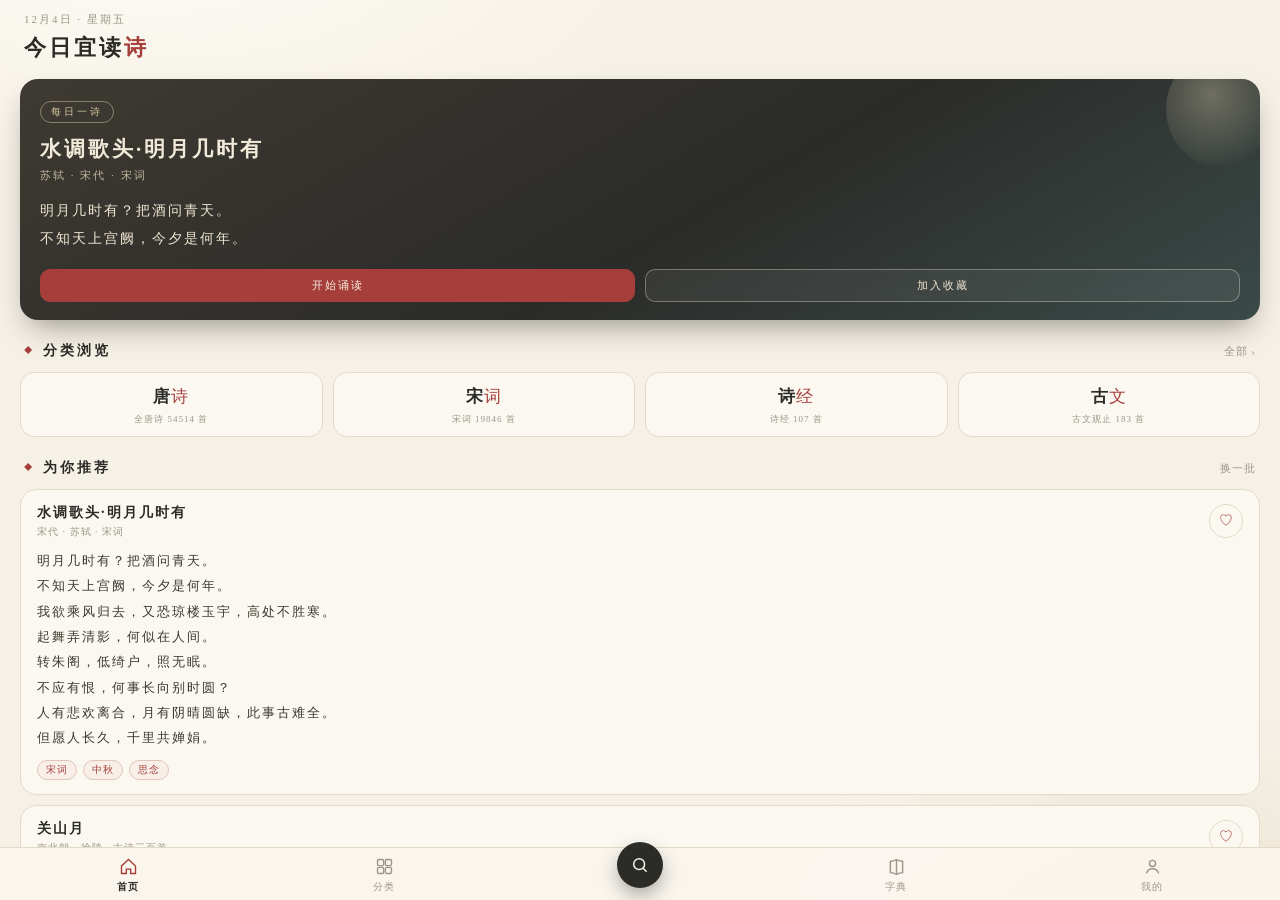
<file: android/app/src/main/assets/web/index.html>
<!DOCTYPE html>
<html lang="zh-CN">
<head>
<meta charset="UTF-8">
<meta name="viewport" content="width=device-width, initial-scale=1.0, maximum-scale=1.0, user-scalable=no, viewport-fit=cover">
<meta name="theme-color" content="#F6F1E7">
<title>诗笺</title>
<link rel="stylesheet" href="app.css">
</head>
<body>

<div id="app">
  <!-- 六个页面由 app.js 渲染进各自的容器 -->
  <section class="screen" id="scr-home"></section>
  <section class="screen" id="scr-browse"></section>
  <section class="screen" id="scr-search"></section>
  <section class="screen" id="scr-zi"></section>
  <section class="screen" id="scr-me"></section>
  <section class="screen" id="scr-detail"></section>
  <section class="screen" id="scr-list"></section>

  <nav class="bottom-nav" id="nav">
    <div class="nav-item" data-act="tab" data-tab="home">
      <svg viewBox="0 0 24 24"><path d="M4 11.5 12 4l8 7.5V20h-5.5v-5h-5v5H4z"/></svg>首页
    </div>
    <div class="nav-item" data-act="tab" data-tab="browse">
      <svg viewBox="0 0 24 24"><rect x="4" y="4" width="7" height="7" rx="1.5"/><rect x="13" y="4" width="7" height="7" rx="1.5"/><rect x="4" y="13" width="7" height="7" rx="1.5"/><rect x="13" y="13" width="7" height="7" rx="1.5"/></svg>分类
    </div>
    <div class="nav-item center" data-act="tab" data-tab="search">
      <div class="nav-fab"><svg viewBox="0 0 24 24"><circle cx="11" cy="11" r="6.5"/><path d="m20 20-4.2-4.2"/></svg></div>
    </div>
    <div class="nav-item" data-act="tab" data-tab="zi">
      <svg viewBox="0 0 24 24"><path d="M12 4c-3.5 2-7 2-7 2v13s3.5 0 7 2c3.5-2 7-2 7-2V6s-3.5 0-7-2z"/><path d="M12 4v17"/></svg>字典
    </div>
    <div class="nav-item" data-act="tab" data-tab="me">
      <svg viewBox="0 0 24 24"><circle cx="12" cy="8.5" r="3.5"/><path d="M5 20c1.2-4 4-5.5 7-5.5s5.8 1.5 7 5.5"/></svg>我的
    </div>
  </nav>
</div>

<div id="toast"></div>

<script src="app.js"></script>
</body>
</html>
</file>
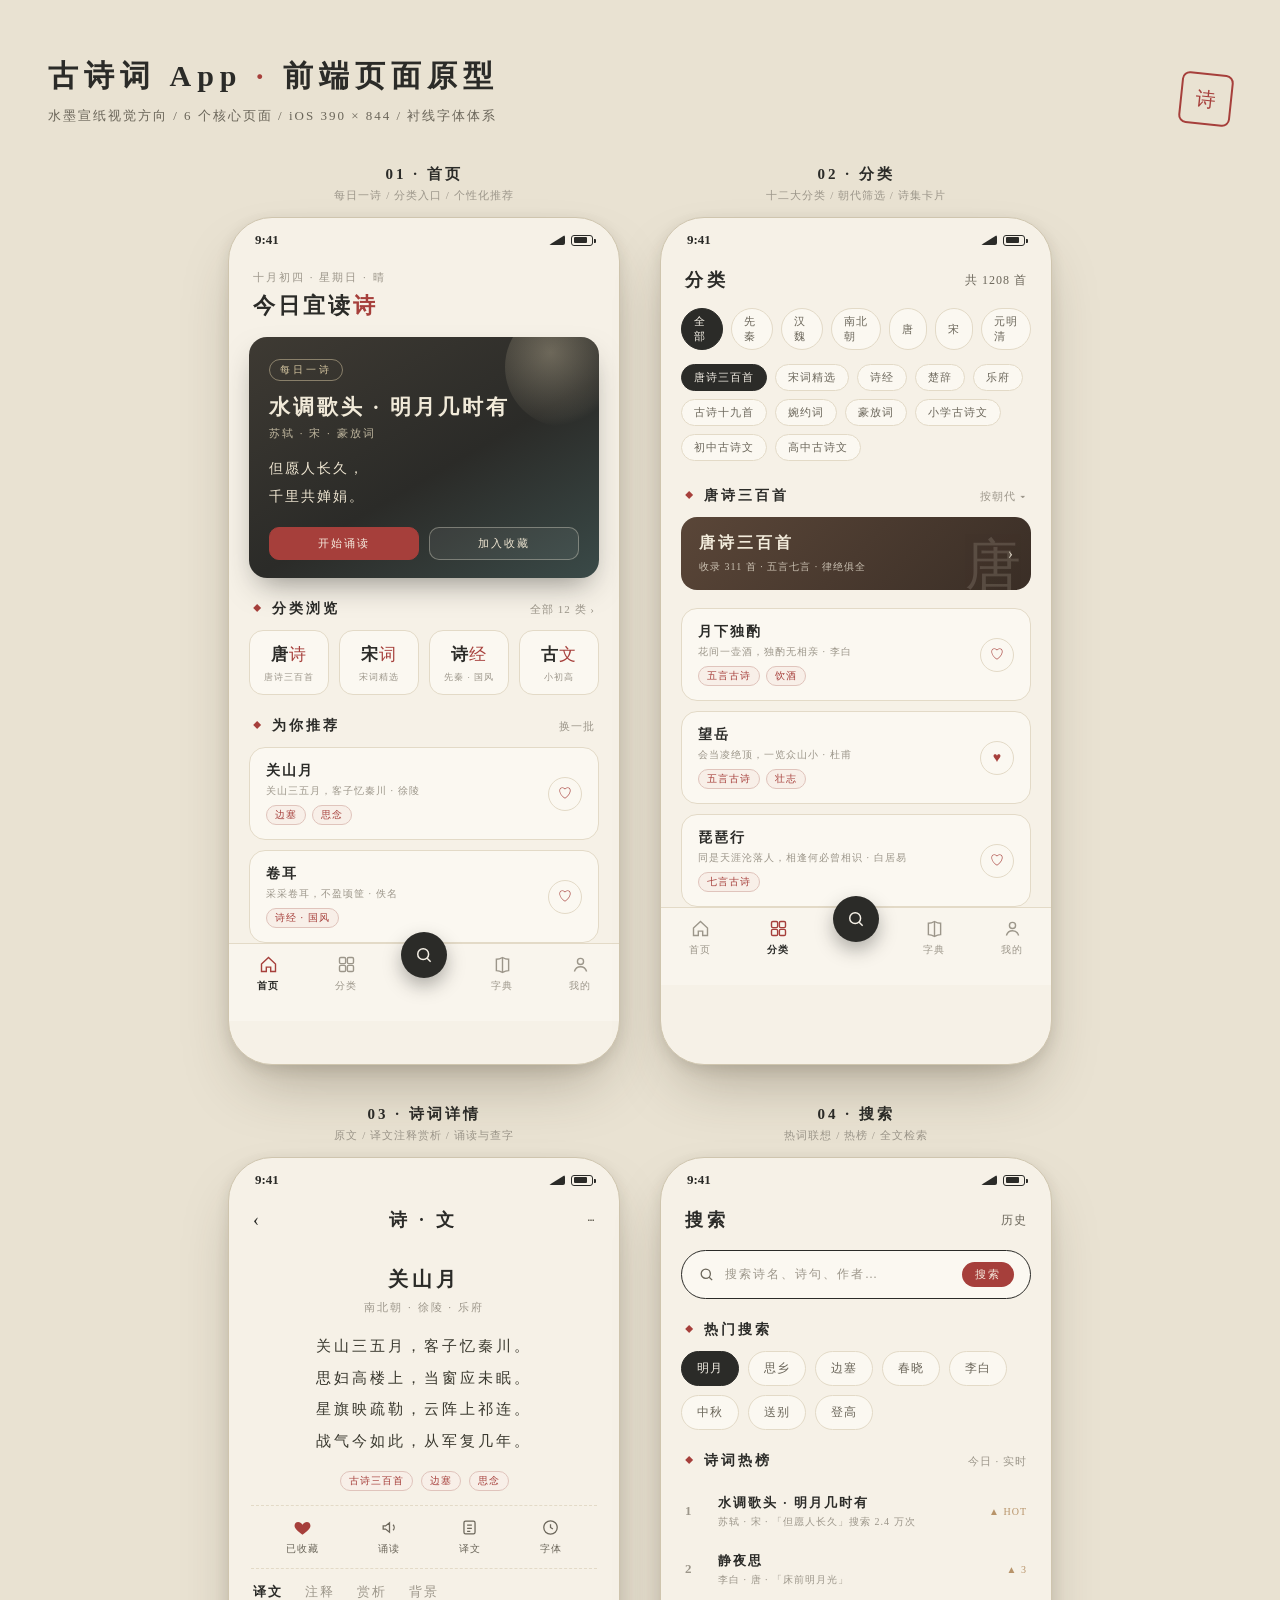
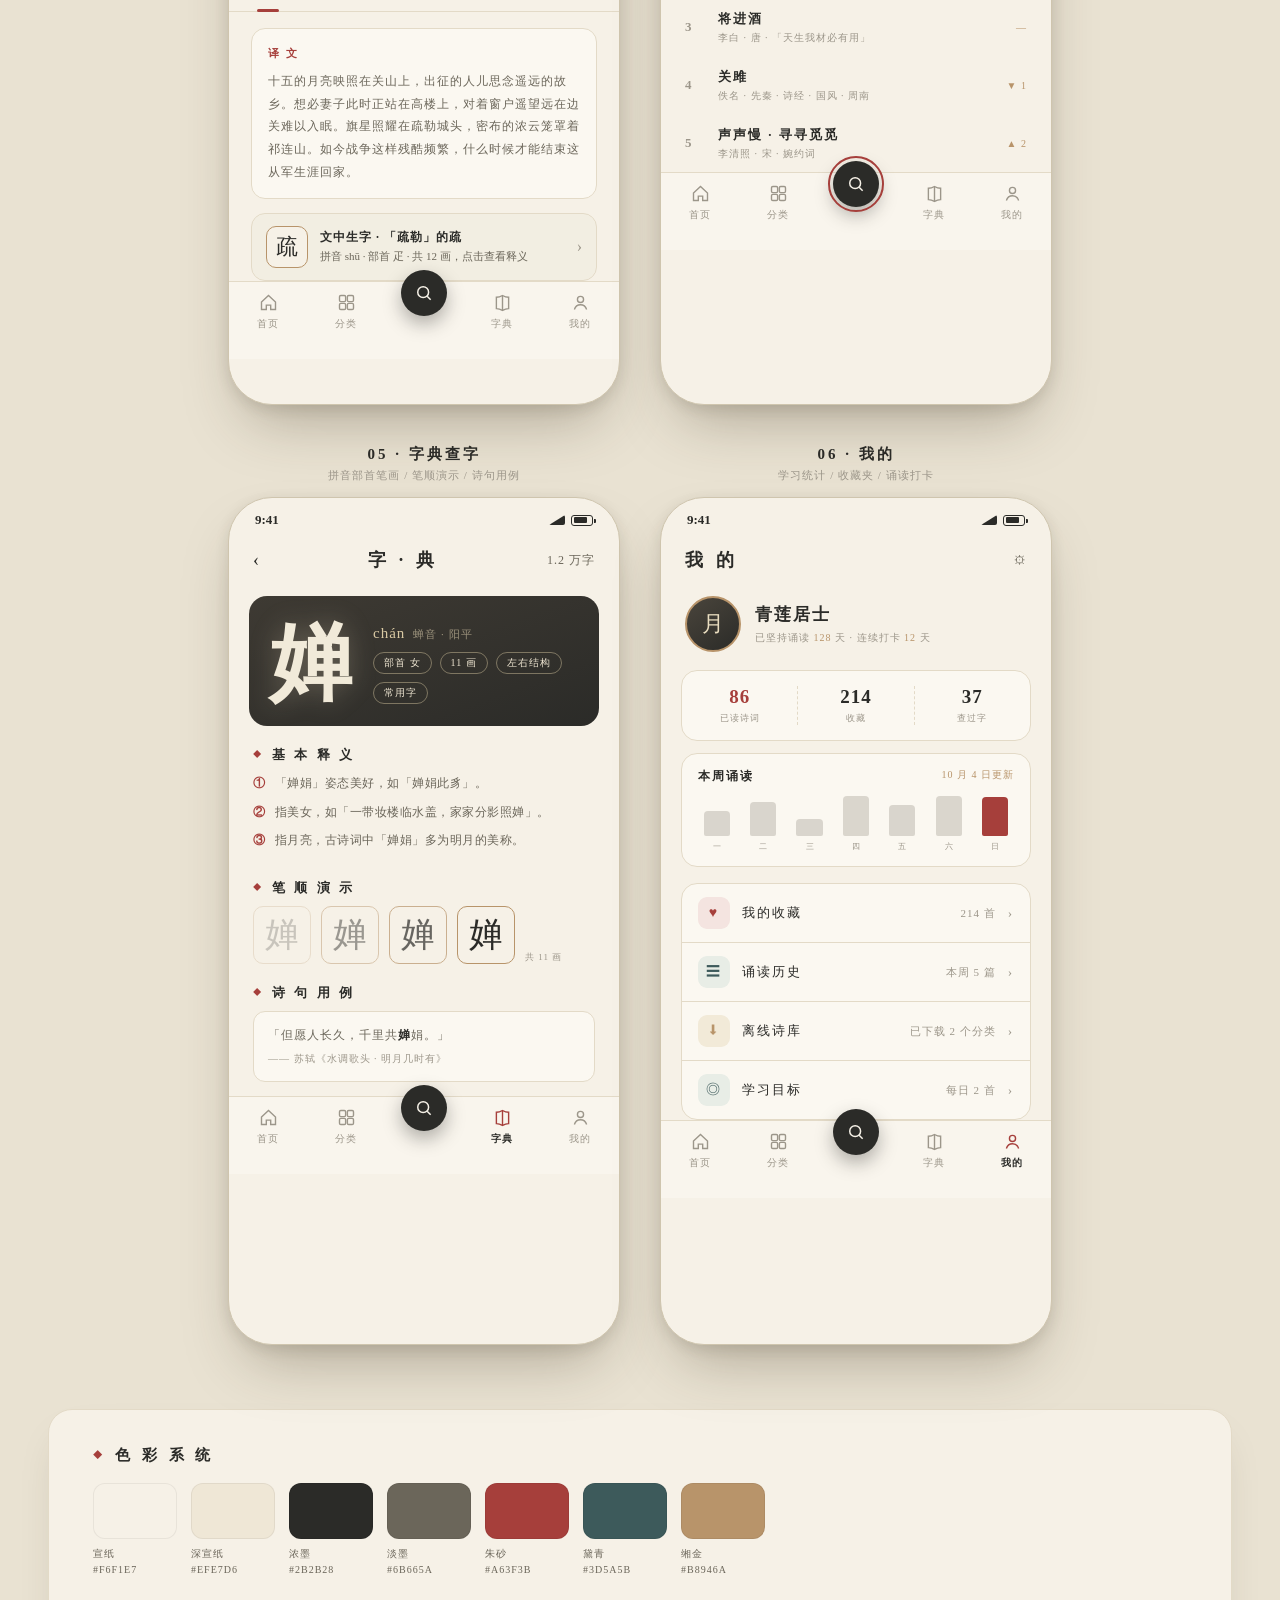
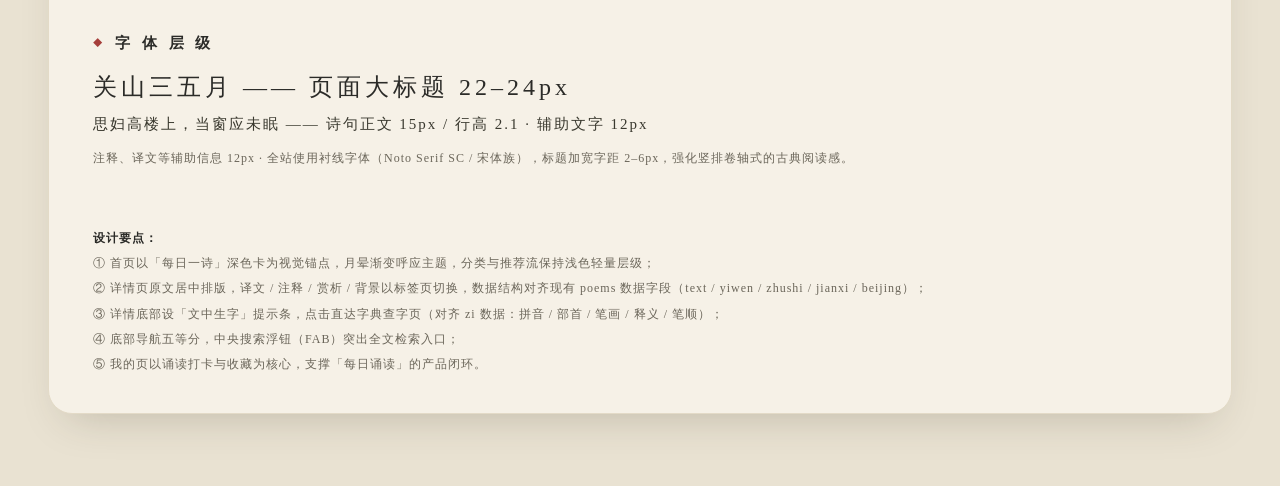
<file: poetry-app-prototype.html>
<!DOCTYPE html>
<html lang="zh-CN">
<head>
<meta charset="UTF-8">
<meta name="viewport" content="width=device-width, initial-scale=1.0">
<title>古诗词 App · 前端页面原型</title>
<style>
  :root{
    --paper:#F6F1E7;        /* 宣纸 */
    --paper-deep:#EFE7D6;   /* 深宣纸 */
    --ink:#2B2B28;          /* 浓墨 */
    --ink-2:#6B665A;        /* 淡墨 */
    --ink-3:#9C968A;        /* 灰墨 */
    --cinnabar:#A63F3B;     /* 朱砂 */
    --indigo:#3D5A5B;       /* 黛青 */
    --gold:#B8946A;         /* 缃金 */
    --line:#E3DAC7;
    --radius:18px;
  }
  *{margin:0;padding:0;box-sizing:border-box;}
  body{
    background:
      radial-gradient(1200px 500px at 15% -10%, #FBF8F0 0%, transparent 60%),
      radial-gradient(900px 480px at 90% 110%, #EAE2CF 0%, transparent 55%),
      #E9E2D2;
    font-family:"Noto Serif SC","Source Han Serif SC","STSong","SimSun",serif;
    color:var(--ink);
    padding:56px 48px 72px;
  }
  /* ============ 画布标题 ============ */
  .board-head{max-width:1520px;margin:0 auto 40px;display:flex;justify-content:space-between;align-items:flex-end;}
  .board-head h1{font-size:30px;font-weight:600;letter-spacing:6px;}
  .board-head h1 em{font-style:normal;color:var(--cinnabar);}
  .board-head p{color:var(--ink-2);font-size:13px;margin-top:10px;letter-spacing:2px;}
  .board-head .seal{
    width:52px;height:52px;border:2px solid var(--cinnabar);color:var(--cinnabar);
    display:flex;align-items:center;justify-content:center;border-radius:8px;
    font-size:20px;letter-spacing:0;transform:rotate(6deg);
  }
  .screen-row{max-width:1520px;margin:0 auto;display:flex;gap:40px;flex-wrap:wrap;justify-content:center;}
  .screen-wrap{width:392px;flex:0 0 auto;}
  .screen-label{text-align:center;margin-bottom:14px;}
  .screen-label b{font-size:15px;letter-spacing:3px;}
  .screen-label span{display:block;font-size:11px;color:var(--ink-3);margin-top:4px;letter-spacing:1px;}
  /* ============ 手机壳 ============ */
  .phone{
    width:392px;height:848px;background:var(--paper);
    border-radius:44px;border:1px solid #CFC5AE;
    box-shadow:0 30px 60px -18px rgba(60,50,30,.35), 0 4px 14px rgba(60,50,30,.12);
    overflow:hidden;position:relative;display:flex;flex-direction:column;
  }
  .statusbar{
    height:44px;flex:0 0 auto;display:flex;justify-content:space-between;align-items:center;
    padding:0 26px;font-size:13px;font-weight:600;color:var(--ink);
  }
  .statusbar .icons{display:flex;gap:6px;align-items:center;}
  .sig{width:16px;height:10px;background:var(--ink);border-radius:2px;
    clip-path:polygon(0 100%,100% 0,100% 100%);}
  .batt{width:22px;height:11px;border:1.5px solid var(--ink);border-radius:3px;position:relative;}
  .batt::before{content:"";position:absolute;inset:1.5px;right:5px;background:var(--ink);border-radius:1px;}
  .batt::after{content:"";position:absolute;right:-4px;top:3px;width:2px;height:4px;background:var(--ink);border-radius:0 1px 1px 0;}
  .screen-body{flex:1;overflow:hidden;display:flex;flex-direction:column;position:relative;}
  /* ============ 通用组件 ============ */
  .topbar{padding:6px 24px 14px;display:flex;align-items:center;justify-content:space-between;}
  .topbar .t-title{font-size:18px;font-weight:600;letter-spacing:4px;}
  .topbar .t-back{font-size:18px;color:var(--ink);}
  .topbar .t-act{font-size:12px;color:var(--ink-2);letter-spacing:1px;}
  .chip{
    display:inline-flex;align-items:center;padding:5px 12px;border-radius:999px;
    font-size:11px;letter-spacing:1px;border:1px solid var(--line);color:var(--ink-2);background:#FBF8F1;
  }
  .chip.on{background:var(--ink);color:var(--paper);border-color:var(--ink);}
  .seal-mini{
    width:34px;height:34px;border-radius:9px;background:var(--cinnabar);color:#F8EFE2;
    font-size:13px;display:flex;align-items:center;justify-content:center;letter-spacing:0;
  }
  .tag{font-size:10px;color:var(--cinnabar);border:1px solid #E0C4BC;background:#F8EFE8;
    padding:2px 8px;border-radius:999px;letter-spacing:1px;}
  .poem-line{letter-spacing:2px;}
  .section-h{display:flex;justify-content:space-between;align-items:baseline;padding:0 24px;margin:22px 0 12px;}
  .section-h b{font-size:14px;letter-spacing:3px;}
  .section-h b::before{content:"◆";font-size:8px;color:var(--cinnabar);margin-right:8px;vertical-align:2px;}
  .section-h a{font-size:11px;color:var(--ink-3);text-decoration:none;letter-spacing:1px;}
  .bottom-nav{
    flex:0 0 auto;height:78px;border-top:1px solid var(--line);background:rgba(250,246,238,.92);
    display:flex;align-items:flex-start;padding-top:10px;
  }
  .nav-item{flex:1;display:flex;flex-direction:column;align-items:center;gap:4px;font-size:10px;color:var(--ink-3);letter-spacing:1px;}
  .nav-item svg{width:21px;height:21px;stroke:currentColor;fill:none;stroke-width:1.6;}
  .nav-item.on{color:var(--ink);font-weight:600;}
  .nav-item.on svg{stroke:var(--cinnabar);}
  .nav-item.center{margin-top:-22px;}
  .nav-fab{
    width:46px;height:46px;border-radius:50%;background:var(--ink);color:var(--paper);
    display:flex;align-items:center;justify-content:center;box-shadow:0 8px 18px rgba(43,43,40,.35);
  }
  .nav-fab svg{width:20px;height:20px;stroke:var(--paper);fill:none;stroke-width:1.8;}
  /* 山影装饰 */
  .mount{position:absolute;left:0;right:0;bottom:0;pointer-events:none;opacity:.5;}
  /* ============ 屏1 首页 ============ */
  .home-greet{padding:8px 24px 0;}
  .home-greet .date{font-size:11px;color:var(--ink-3);letter-spacing:2px;}
  .home-greet h2{font-size:22px;letter-spacing:3px;margin-top:6px;}
  .home-greet h2 em{font-style:normal;color:var(--cinnabar);}
  .hero-card{
    margin:16px 20px 0;border-radius:var(--radius);padding:22px 20px 18px;position:relative;overflow:hidden;
    background:linear-gradient(150deg,#3E3A33 0%,#2B2B28 55%,#3A4A48 100%);
    color:#F1EAD9;box-shadow:0 14px 30px -10px rgba(43,43,40,.5);
  }
  .hero-card .badge{font-size:10px;letter-spacing:3px;color:#D9C9A3;border:1px solid rgba(217,201,163,.5);
    padding:3px 10px;border-radius:999px;display:inline-block;}
  .hero-card h3{font-size:21px;letter-spacing:3px;margin-top:12px;font-weight:600;}
  .hero-card .who{font-size:11px;color:#BFB69E;margin-top:5px;letter-spacing:2px;}
  .hero-card .verse{margin-top:14px;font-size:14px;line-height:2;letter-spacing:2px;color:#EFE6D2;}
  .hero-card .verse i{display:block;font-style:normal;}
  .hero-card .ops{display:flex;gap:10px;margin-top:16px;}
  .hero-card .op{
    flex:1;text-align:center;font-size:11px;letter-spacing:2px;padding:8px 0;border-radius:10px;
    border:1px solid rgba(241,234,217,.35);color:#EFE6D2;background:rgba(255,255,255,.06);
  }
  .hero-card .op.pri{background:var(--cinnabar);border-color:var(--cinnabar);color:#F8EFE2;}
  .hero-moon{position:absolute;right:-26px;top:-30px;width:120px;height:120px;border-radius:50%;
    background:radial-gradient(circle at 38% 38%, rgba(240,225,190,.32), rgba(240,225,190,.05) 62%, transparent 70%);}
  .cat-grid{display:grid;grid-template-columns:repeat(4,1fr);gap:10px;padding:0 20px;}
  .cat-cell{
    background:#FBF8F1;border:1px solid var(--line);border-radius:14px;
    padding:12px 4px 10px;text-align:center;
  }
  .cat-cell .zi{font-size:17px;letter-spacing:1px;}
  .cat-cell .zi b{font-weight:600;}
  .cat-cell .zi span{color:var(--cinnabar);}
  .cat-cell small{display:block;font-size:9px;color:var(--ink-3);margin-top:5px;letter-spacing:1px;}
  .feed-item{
    margin:0 20px 10px;background:#FBF8F1;border:1px solid var(--line);border-radius:16px;
    padding:14px 16px;display:flex;align-items:center;gap:14px;
  }
  .feed-item .verse-prev{flex:1;min-width:0;}
  .feed-item .verse-prev h4{font-size:14px;letter-spacing:2px;font-weight:600;}
  .feed-item .verse-prev p{font-size:10px;color:var(--ink-3);margin-top:4px;letter-spacing:1px;}
  .feed-item .verse-prev .tags{margin-top:7px;display:flex;gap:6px;}
  .feed-item .like{width:34px;height:34px;border-radius:50%;border:1px solid var(--line);
    display:flex;align-items:center;justify-content:center;color:var(--cinnabar);font-size:14px;flex:0 0 auto;}
  /* ============ 屏2 分类 ============ */
  .dyn-tabs{display:flex;gap:8px;padding:2px 20px 14px;overflow:hidden;}
  .filter-bar{display:flex;gap:8px;padding:0 20px 4px;flex-wrap:wrap;}
  .cat-list{margin-top:6px;}
  .cat-card{
    margin:0 20px 12px;border-radius:16px;padding:16px 18px;color:#F3ECDC;position:relative;overflow:hidden;
    display:flex;justify-content:space-between;align-items:center;
  }
  .cat-card h4{font-size:16px;letter-spacing:3px;}
  .cat-card small{font-size:10px;opacity:.75;letter-spacing:1px;display:block;margin-top:6px;}
  .cat-card .big{position:absolute;right:10px;bottom:-14px;font-size:56px;opacity:.14;letter-spacing:0;}
  .cat-card .arrow{font-size:16px;opacity:.8;}
  /* ============ 屏3 详情 ============ */
  .detail-tabs{display:flex;gap:22px;padding:14px 24px 0;border-bottom:1px solid var(--line);}
  .detail-tabs span{font-size:13px;letter-spacing:2px;color:var(--ink-3);padding-bottom:10px;position:relative;}
  .detail-tabs span.on{color:var(--ink);font-weight:600;}
  .detail-tabs span.on::after{content:"";position:absolute;left:50%;transform:translateX(-50%);bottom:-1px;
    width:22px;height:3px;border-radius:2px;background:var(--cinnabar);}
  .poem-body{padding:20px 26px 0;text-align:center;}
  .poem-body h3{font-size:20px;letter-spacing:4px;}
  .poem-body .meta{font-size:11px;color:var(--ink-3);margin-top:7px;letter-spacing:2px;}
  .poem-body .verse{margin-top:16px;font-size:15px;line-height:2.1;letter-spacing:3px;color:#3A392F;}
  .poem-body .verse i{display:block;font-style:normal;}
  .poem-tags{display:flex;gap:8px;justify-content:center;margin-top:14px;}
  .yiwen-box{
    margin:16px 22px 0;background:#FBF8F1;border:1px solid var(--line);border-radius:14px;
    padding:14px 16px;font-size:12px;line-height:1.9;color:var(--ink-2);letter-spacing:1px;
  }
  .yiwen-box b{display:block;font-size:11px;color:var(--cinnabar);letter-spacing:2px;margin-bottom:6px;}
  .act-bar{display:flex;justify-content:space-around;margin:14px 22px 0;padding:12px 6px;
    border-top:1px dashed var(--line);border-bottom:1px dashed var(--line);}
  .act-bar .a{display:flex;flex-direction:column;align-items:center;gap:5px;font-size:10px;color:var(--ink-2);letter-spacing:1px;}
  .act-bar .a svg{width:19px;height:19px;stroke:var(--ink-2);fill:none;stroke-width:1.6;}
  .act-bar .a.hot svg{stroke:var(--cinnabar);fill:var(--cinnabar);stroke-width:0;}
  .dict-tip{
    margin:14px 22px 0;display:flex;align-items:center;gap:12px;background:#F2EEE2;
    border-radius:14px;padding:12px 14px;border:1px solid var(--line);
  }
  .dict-tip .zi-box{width:42px;height:42px;border-radius:10px;background:var(--paper);border:1px solid var(--gold);
    display:flex;align-items:center;justify-content:center;font-size:22px;color:var(--ink);}
  .dict-tip .tx{flex:1;font-size:11px;color:var(--ink-2);line-height:1.6;}
  .dict-tip .tx b{color:var(--ink);font-size:12px;letter-spacing:1px;}
  /* ============ 屏4 搜索 ============ */
  .search-box{
    margin:4px 20px 0;display:flex;align-items:center;gap:10px;background:#FBF8F1;
    border:1.5px solid var(--ink);border-radius:999px;padding:11px 16px;
  }
  .search-box svg{width:17px;height:17px;stroke:var(--ink-2);fill:none;stroke-width:1.8;flex:0 0 auto;}
  .search-box span{font-size:12px;color:var(--ink-3);letter-spacing:2px;}
  .search-box .btn{margin-left:auto;font-size:11px;color:#F8EFE2;background:var(--cinnabar);
    border-radius:999px;padding:5px 13px;letter-spacing:2px;}
  .hot-cloud{display:flex;flex-wrap:wrap;gap:9px;padding:0 20px;}
  .hot-cloud .chip.big{font-size:12px;padding:8px 15px;}
  .rank-item{display:flex;align-items:center;gap:13px;padding:11px 24px;}
  .rank-item .no{width:20px;font-size:13px;color:var(--ink-3);font-weight:600;}
  .rank-item:nth-child(-n+3) .no{color:var(--cinnabar);}
  .rank-item .rt{flex:1;}
  .rank-item .rt b{font-size:13px;letter-spacing:2px;font-weight:600;}
  .rank-item .rt small{display:block;font-size:10px;color:var(--ink-3);margin-top:3px;letter-spacing:1px;}
  .rank-item .trend{font-size:10px;color:var(--gold);letter-spacing:1px;}
  /* ============ 屏5 字典 ============ */
  .zi-hero{
    margin:10px 20px 0;border-radius:var(--radius);background:linear-gradient(160deg,#3E3A33,#2B2B28);
    color:#F1EAD9;padding:26px 20px 20px;display:flex;gap:20px;align-items:center;position:relative;overflow:hidden;
  }
  .zi-hero .big-z{font-size:84px;line-height:1;font-weight:600;text-shadow:0 0 26px rgba(240,225,190,.25);}
  .zi-hero .info{flex:1;}
  .zi-hero .info .py{font-size:15px;letter-spacing:1px;color:#D9C9A3;}
  .zi-hero .info .py span{font-size:11px;color:#9A917B;margin-left:8px;}
  .zi-hero .stats{display:flex;gap:8px;margin-top:10px;flex-wrap:wrap;}
  .zi-hero .stats span{font-size:10px;border:1px solid rgba(217,201,163,.45);border-radius:999px;
    padding:3px 10px;letter-spacing:1px;color:#EFE6D2;}
  .zi-sec{padding:0 24px;margin-top:20px;}
  .zi-sec .h{font-size:13px;letter-spacing:3px;font-weight:600;margin-bottom:9px;}
  .zi-sec .h::before{content:"◆";font-size:8px;color:var(--cinnabar);margin-right:8px;vertical-align:2px;}
  .sense-item{display:flex;gap:9px;font-size:12px;line-height:1.8;color:var(--ink-2);margin-bottom:7px;letter-spacing:.5px;}
  .sense-item b{color:var(--cinnabar);font-weight:600;}
  .quote-box{background:#FBF8F1;border:1px solid var(--line);border-radius:12px;padding:12px 14px;
    font-size:12px;line-height:1.9;color:var(--ink-2);letter-spacing:1px;}
  .quote-box b{color:var(--ink);}
  .stroke-demo{display:flex;gap:10px;align-items:flex-end;}
  .stroke-demo .cell{width:58px;height:58px;border:1px solid var(--gold);border-radius:10px;
    background:var(--paper);display:flex;align-items:center;justify-content:center;font-size:34px;color:var(--ink);}
  .stroke-demo .cell i{font-style:normal;opacity:1;}
  .stroke-demo .cell.g1{opacity:.22;}
  .stroke-demo .cell.g2{opacity:.45;}
  .stroke-demo .cell.g3{opacity:.7;}
  .stroke-demo small{font-size:9px;color:var(--ink-3);text-align:center;display:block;margin-top:4px;letter-spacing:1px;}
  /* ============ 屏6 我的 ============ */
  .me-head{padding:10px 24px 18px;display:flex;align-items:center;gap:14px;}
  .avatar{width:56px;height:56px;border-radius:50%;background:linear-gradient(145deg,#4A453C,#2B2B28);
    color:#E9DDC0;font-size:22px;display:flex;align-items:center;justify-content:center;border:2px solid var(--gold);}
  .me-head .n b{font-size:17px;letter-spacing:2px;}
  .me-head .n p{font-size:10px;color:var(--ink-3);margin-top:5px;letter-spacing:1px;}
  .me-head .n p em{font-style:normal;color:var(--gold);}
  .stat-strip{
    margin:0 20px;border-radius:16px;background:#FBF8F1;border:1px solid var(--line);
    display:flex;padding:15px 0;
  }
  .stat-strip .s{flex:1;text-align:center;}
  .stat-strip .s b{font-size:19px;font-weight:600;letter-spacing:1px;}
  .stat-strip .s b em{font-style:normal;color:var(--cinnabar);}
  .stat-strip .s small{display:block;font-size:9px;color:var(--ink-3);margin-top:4px;letter-spacing:1px;}
  .stat-strip .s + .s{border-left:1px dashed var(--line);}
  .week-card{
    margin:12px 20px 0;border-radius:16px;border:1px solid var(--line);background:#FBF8F1;padding:14px 16px;
  }
  .week-card .h{display:flex;justify-content:space-between;font-size:12px;letter-spacing:2px;font-weight:600;margin-bottom:11px;}
  .week-card .h span{color:var(--gold);font-size:10px;letter-spacing:1px;font-weight:400;}
  .bars{display:flex;gap:9px;align-items:flex-end;height:56px;}
  .bars .b{flex:1;display:flex;flex-direction:column;justify-content:flex-end;align-items:center;gap:5px;height:100%;}
  .bars .b i{display:block;width:70%;border-radius:4px 4px 2px 2px;background:var(--ink-3);opacity:.35;}
  .bars .b.on i{background:var(--cinnabar);opacity:1;}
  .bars .b small{font-size:8px;color:var(--ink-3);}
  .me-list{margin:16px 20px 0;border:1px solid var(--line);border-radius:16px;background:#FBF8F1;overflow:hidden;}
  .me-row{display:flex;align-items:center;gap:12px;padding:13px 16px;font-size:13px;letter-spacing:2px;}
  .me-row + .me-row{border-top:1px solid var(--line);}
  .me-row .ic{width:32px;height:32px;border-radius:9px;display:flex;align-items:center;justify-content:center;font-size:14px;}
  .me-row .ic.a{background:#F4E4E0;color:var(--cinnabar);}
  .me-row .ic.b{background:#E8EDE6;color:var(--indigo);}
  .me-row .ic.c{background:#F2EAD8;color:var(--gold);}
  .me-row .cnt{margin-left:auto;font-size:11px;color:var(--ink-3);letter-spacing:1px;}
  .me-row .arr{color:var(--ink-3);font-size:13px;}
  /* ============ 设计说明 ============ */
  .spec{
    max-width:1520px;margin:64px auto 0;background:var(--paper);border:1px solid var(--line);
    border-radius:24px;padding:36px 44px;display:flex;gap:56px;flex-wrap:wrap;
    box-shadow:0 20px 44px -20px rgba(60,50,30,.25);
  }
  .spec h3{font-size:15px;letter-spacing:4px;margin-bottom:18px;}
  .spec h3::before{content:"◆";font-size:9px;color:var(--cinnabar);margin-right:9px;vertical-align:2px;}
  .swatches{display:flex;gap:14px;flex-wrap:wrap;}
  .sw{width:84px;}
  .sw i{display:block;height:56px;border-radius:12px;border:1px solid rgba(0,0,0,.06);}
  .sw small{display:block;font-size:10px;color:var(--ink-2);margin-top:7px;letter-spacing:1px;line-height:1.6;}
  .type-demo .t1{font-size:24px;letter-spacing:4px;}
  .type-demo .t2{font-size:15px;letter-spacing:2px;margin-top:12px;color:#3A392F;}
  .type-demo .t3{font-size:12px;color:var(--ink-2);margin-top:12px;letter-spacing:1px;line-height:2;}
  .spec-note{flex:1;min-width:300px;font-size:12px;color:var(--ink-2);line-height:2.1;letter-spacing:1px;}
  .spec-note b{color:var(--ink);}
</style>
</head>
<body>

<div class="board-head">
  <div>
    <h1>古诗词 App <em>·</em> 前端页面原型</h1>
    <p>水墨宣纸视觉方向 / 6 个核心页面 / iOS 390 × 844 / 衬线字体体系</p>
  </div>
  <div class="seal">诗</div>
</div>

<div class="screen-row">

  <!-- ============ 屏 1 · 首页 ============ -->
  <div class="screen-wrap">
    <div class="screen-label"><b>01 · 首页</b><span>每日一诗 / 分类入口 / 个性化推荐</span></div>
    <div class="phone">
      <div class="statusbar"><span>9:41</span><div class="icons"><div class="sig"></div><div class="batt"></div></div></div>
      <div class="screen-body">
        <div class="home-greet">
          <div class="date">十月初四 · 星期日 · 晴</div>
          <h2>今日宜读<em>诗</em></h2>
        </div>

        <div class="hero-card">
          <div class="hero-moon"></div>
          <span class="badge">每日一诗</span>
          <h3>水调歌头 · 明月几时有</h3>
          <div class="who">苏轼 · 宋 · 豪放词</div>
          <div class="verse"><i>但愿人长久，</i><i>千里共婵娟。</i></div>
          <div class="ops"><div class="op pri">开始诵读</div><div class="op">加入收藏</div></div>
        </div>

        <div class="section-h"><b>分类浏览</b><a>全部 12 类 ›</a></div>
        <div class="cat-grid">
          <div class="cat-cell"><div class="zi"><b>唐</b><span>诗</span></div><small>唐诗三百首</small></div>
          <div class="cat-cell"><div class="zi"><b>宋</b><span>词</span></div><small>宋词精选</small></div>
          <div class="cat-cell"><div class="zi"><b>诗</b><span>经</span></div><small>先秦 · 国风</small></div>
          <div class="cat-cell"><div class="zi"><b>古</b><span>文</span></div><small>小初高</small></div>
        </div>

        <div class="section-h"><b>为你推荐</b><a>换一批</a></div>
        <div class="feed-item">
          <div class="verse-prev">
            <h4>关山月</h4>
            <p>关山三五月，客子忆秦川 · 徐陵</p>
            <div class="tags"><span class="tag">边塞</span><span class="tag">思念</span></div>
          </div>
          <div class="like">♡</div>
        </div>
        <div class="feed-item" style="margin-bottom:0;">
          <div class="verse-prev">
            <h4>卷耳</h4>
            <p>采采卷耳，不盈顷筐 · 佚名</p>
            <div class="tags"><span class="tag">诗经 · 国风</span></div>
          </div>
          <div class="like">♡</div>
        </div>

        <div class="bottom-nav">
          <div class="nav-item on">
            <svg viewBox="0 0 24 24"><path d="M4 11.5 12 4l8 7.5V20h-5.5v-5h-5v5H4z"/></svg>首页
          </div>
          <div class="nav-item">
            <svg viewBox="0 0 24 24"><rect x="4" y="4" width="7" height="7" rx="1.5"/><rect x="13" y="4" width="7" height="7" rx="1.5"/><rect x="4" y="13" width="7" height="7" rx="1.5"/><rect x="13" y="13" width="7" height="7" rx="1.5"/></svg>分类
          </div>
          <div class="nav-item center">
            <div class="nav-fab"><svg viewBox="0 0 24 24"><circle cx="11" cy="11" r="6.5"/><path d="m20 20-4.2-4.2"/></svg></div>
          </div>
          <div class="nav-item">
            <svg viewBox="0 0 24 24"><path d="M12 4c-3.5 2-7 2-7 2v13s3.5 0 7 2c3.5-2 7-2 7-2V6s-3.5 0-7-2z"/><path d="M12 4v17"/></svg>字典
          </div>
          <div class="nav-item">
            <svg viewBox="0 0 24 24"><circle cx="12" cy="8.5" r="3.5"/><path d="M5 20c1.2-4 4-5.5 7-5.5s5.8 1.5 7 5.5"/></svg>我的
          </div>
        </div>
      </div>
    </div>
  </div>

  <!-- ============ 屏 2 · 分类 ============ -->
  <div class="screen-wrap">
    <div class="screen-label"><b>02 · 分类</b><span>十二大分类 / 朝代筛选 / 诗集卡片</span></div>
    <div class="phone">
      <div class="statusbar"><span>9:41</span><div class="icons"><div class="sig"></div><div class="batt"></div></div></div>
      <div class="screen-body">
        <div class="topbar">
          <span class="t-title">分类</span>
          <span class="t-act">共 1208 首</span>
        </div>

        <div class="dyn-tabs">
          <span class="chip on">全部</span><span class="chip">先秦</span><span class="chip">汉魏</span>
          <span class="chip">南北朝</span><span class="chip">唐</span><span class="chip">宋</span><span class="chip">元明清</span>
        </div>

        <div class="filter-bar">
          <span class="chip on">唐诗三百首</span><span class="chip">宋词精选</span><span class="chip">诗经</span>
          <span class="chip">楚辞</span><span class="chip">乐府</span><span class="chip">古诗十九首</span>
          <span class="chip">婉约词</span><span class="chip">豪放词</span><span class="chip">小学古诗文</span>
          <span class="chip">初中古诗文</span><span class="chip">高中古诗文</span>
        </div>

        <div class="section-h"><b>唐诗三百首</b><a>按朝代 ▾</a></div>
        <div class="cat-card" style="background:linear-gradient(135deg,#5A4638,#3A2E26);">
          <div><h4>唐诗三百首</h4><small>收录 311 首 · 五言七言 · 律绝俱全</small></div>
          <span class="arrow">›</span><span class="big">唐</span>
        </div>
        <div class="cat-list">
          <div class="feed-item">
            <div class="verse-prev">
              <h4>月下独酌</h4>
              <p>花间一壶酒，独酌无相亲 · 李白</p>
              <div class="tags"><span class="tag">五言古诗</span><span class="tag">饮酒</span></div>
            </div>
            <div class="like">♡</div>
          </div>
          <div class="feed-item">
            <div class="verse-prev">
              <h4>望岳</h4>
              <p>会当凌绝顶，一览众山小 · 杜甫</p>
              <div class="tags"><span class="tag">五言古诗</span><span class="tag">壮志</span></div>
            </div>
            <div class="like">♥</div>
          </div>
          <div class="feed-item" style="margin-bottom:0;">
            <div class="verse-prev">
              <h4>琵琶行</h4>
              <p>同是天涯沦落人，相逢何必曾相识 · 白居易</p>
              <div class="tags"><span class="tag">七言古诗</span></div>
            </div>
            <div class="like">♡</div>
          </div>
        </div>

        <div class="bottom-nav">
          <div class="nav-item"><svg viewBox="0 0 24 24"><path d="M4 11.5 12 4l8 7.5V20h-5.5v-5h-5v5H4z"/></svg>首页</div>
          <div class="nav-item on">
            <svg viewBox="0 0 24 24"><rect x="4" y="4" width="7" height="7" rx="1.5"/><rect x="13" y="4" width="7" height="7" rx="1.5"/><rect x="4" y="13" width="7" height="7" rx="1.5"/><rect x="13" y="13" width="7" height="7" rx="1.5"/></svg>分类
          </div>
          <div class="nav-item center"><div class="nav-fab"><svg viewBox="0 0 24 24"><circle cx="11" cy="11" r="6.5"/><path d="m20 20-4.2-4.2"/></svg></div></div>
          <div class="nav-item"><svg viewBox="0 0 24 24"><path d="M12 4c-3.5 2-7 2-7 2v13s3.5 0 7 2c3.5-2 7-2 7-2V6s-3.5 0-7-2z"/><path d="M12 4v17"/></svg>字典</div>
          <div class="nav-item"><svg viewBox="0 0 24 24"><circle cx="12" cy="8.5" r="3.5"/><path d="M5 20c1.2-4 4-5.5 7-5.5s5.8 1.5 7 5.5"/></svg>我的</div>
        </div>
      </div>
    </div>
  </div>

  <!-- ============ 屏 3 · 诗词详情 ============ -->
  <div class="screen-wrap">
    <div class="screen-label"><b>03 · 诗词详情</b><span>原文 / 译文注释赏析 / 诵读与查字</span></div>
    <div class="phone">
      <div class="statusbar"><span>9:41</span><div class="icons"><div class="sig"></div><div class="batt"></div></div></div>
      <div class="screen-body">
        <div class="topbar">
          <span class="t-back">‹</span>
          <span class="t-title">诗 · 文</span>
          <span class="t-act">⋯</span>
        </div>

        <div class="poem-body">
          <h3>关山月</h3>
          <div class="meta">南北朝 · 徐陵 · 乐府</div>
          <div class="verse">
            <i>关山三五月，客子忆秦川。</i>
            <i>思妇高楼上，当窗应未眠。</i>
            <i>星旗映疏勒，云阵上祁连。</i>
            <i>战气今如此，从军复几年。</i>
          </div>
          <div class="poem-tags"><span class="tag">古诗三百首</span><span class="tag">边塞</span><span class="tag">思念</span></div>
        </div>

        <div class="act-bar">
          <div class="a hot"><svg viewBox="0 0 24 24"><path d="M12 21s-7.5-4.8-9.5-9C1 8.5 3 5 6.5 5c2.2 0 3.9 1.3 5.5 3.4C13.6 6.3 15.3 5 17.5 5 21 5 23 8.5 21.5 12c-2 4.2-9.5 9-9.5 9z"/></svg>已收藏</div>
          <div class="a"><svg viewBox="0 0 24 24"><path d="M4 10v4h3l5 4V6l-5 4H4z"/><path d="M16.5 8.5a5 5 0 0 1 0 7"/></svg>诵读</div>
          <div class="a"><svg viewBox="0 0 24 24"><rect x="5" y="4" width="14" height="16" rx="2"/><path d="M9 9h6M9 13h6M9 17h4"/></svg>译文</div>
          <div class="a"><svg viewBox="0 0 24 24"><circle cx="12" cy="12" r="8.5"/><path d="M12 8v4l3 2"/></svg>字体</div>
        </div>

        <div class="detail-tabs">
          <span class="on">译文</span><span>注释</span><span>赏析</span><span>背景</span>
        </div>

        <div class="yiwen-box">
          <b>译 文</b>
          十五的月亮映照在关山上，出征的人儿思念遥远的故乡。想必妻子此时正站在高楼上，对着窗户遥望远在边关难以入眠。旗星照耀在疏勒城头，密布的浓云笼罩着祁连山。如今战争这样残酷频繁，什么时候才能结束这从军生涯回家。
        </div>

        <div class="dict-tip">
          <div class="zi-box">疏</div>
          <div class="tx"><b>文中生字 · 「疏勒」的疏</b><br>拼音 shū · 部首 疋 · 共 12 画，点击查看释义</div>
          <div style="color:var(--ink-3);">›</div>
        </div>

        <div class="bottom-nav">
          <div class="nav-item"><svg viewBox="0 0 24 24"><path d="M4 11.5 12 4l8 7.5V20h-5.5v-5h-5v5H4z"/></svg>首页</div>
          <div class="nav-item"><svg viewBox="0 0 24 24"><rect x="4" y="4" width="7" height="7" rx="1.5"/><rect x="13" y="4" width="7" height="7" rx="1.5"/><rect x="4" y="13" width="7" height="7" rx="1.5"/><rect x="13" y="13" width="7" height="7" rx="1.5"/></svg>分类</div>
          <div class="nav-item center"><div class="nav-fab"><svg viewBox="0 0 24 24"><circle cx="11" cy="11" r="6.5"/><path d="m20 20-4.2-4.2"/></svg></div></div>
          <div class="nav-item"><svg viewBox="0 0 24 24"><path d="M12 4c-3.5 2-7 2-7 2v13s3.5 0 7 2c3.5-2 7-2 7-2V6s-3.5 0-7-2z"/><path d="M12 4v17"/></svg>字典</div>
          <div class="nav-item"><svg viewBox="0 0 24 24"><circle cx="12" cy="8.5" r="3.5"/><path d="M5 20c1.2-4 4-5.5 7-5.5s5.8 1.5 7 5.5"/></svg>我的</div>
        </div>
      </div>
    </div>
  </div>

  <!-- ============ 屏 4 · 搜索 ============ -->
  <div class="screen-wrap">
    <div class="screen-label"><b>04 · 搜索</b><span>热词联想 / 热榜 / 全文检索</span></div>
    <div class="phone">
      <div class="statusbar"><span>9:41</span><div class="icons"><div class="sig"></div><div class="batt"></div></div></div>
      <div class="screen-body">
        <div class="topbar"><span class="t-title">搜索</span><span class="t-act">历史</span></div>

        <div class="search-box">
          <svg viewBox="0 0 24 24"><circle cx="11" cy="11" r="6.5"/><path d="m20 20-4.2-4.2"/></svg>
          <span>搜索诗名、诗句、作者…</span>
          <span class="btn">搜索</span>
        </div>

        <div class="section-h"><b>热门搜索</b></div>
        <div class="hot-cloud">
          <span class="chip big on">明月</span><span class="chip big">思乡</span><span class="chip big">边塞</span>
          <span class="chip big">春晓</span><span class="chip big">李白</span><span class="chip big">中秋</span>
          <span class="chip big">送别</span><span class="chip big">登高</span>
        </div>

        <div class="section-h"><b>诗词热榜</b><a>今日 · 实时</a></div>
        <div class="rank-item">
          <span class="no">1</span>
          <div class="rt"><b>水调歌头 · 明月几时有</b><small>苏轼 · 宋 · 「但愿人长久」搜索 2.4 万次</small></div>
          <span class="trend">▲ HOT</span>
        </div>
        <div class="rank-item">
          <span class="no">2</span>
          <div class="rt"><b>静夜思</b><small>李白 · 唐 · 「床前明月光」</small></div>
          <span class="trend">▲ 3</span>
        </div>
        <div class="rank-item">
          <span class="no">3</span>
          <div class="rt"><b>将进酒</b><small>李白 · 唐 · 「天生我材必有用」</small></div>
          <span class="trend">—</span>
        </div>
        <div class="rank-item">
          <span class="no">4</span>
          <div class="rt"><b>关雎</b><small>佚名 · 先秦 · 诗经 · 国风 · 周南</small></div>
          <span class="trend">▼ 1</span>
        </div>
        <div class="rank-item">
          <span class="no">5</span>
          <div class="rt"><b>声声慢 · 寻寻觅觅</b><small>李清照 · 宋 · 婉约词</small></div>
          <span class="trend">▲ 2</span>
        </div>

        <div class="bottom-nav">
          <div class="nav-item"><svg viewBox="0 0 24 24"><path d="M4 11.5 12 4l8 7.5V20h-5.5v-5h-5v5H4z"/></svg>首页</div>
          <div class="nav-item"><svg viewBox="0 0 24 24"><rect x="4" y="4" width="7" height="7" rx="1.5"/><rect x="13" y="4" width="7" height="7" rx="1.5"/><rect x="4" y="13" width="7" height="7" rx="1.5"/><rect x="13" y="13" width="7" height="7" rx="1.5"/></svg>分类</div>
          <div class="nav-item center"><div class="nav-fab" style="outline:2px solid var(--cinnabar);outline-offset:3px;"><svg viewBox="0 0 24 24"><circle cx="11" cy="11" r="6.5"/><path d="m20 20-4.2-4.2"/></svg></div></div>
          <div class="nav-item"><svg viewBox="0 0 24 24"><path d="M12 4c-3.5 2-7 2-7 2v13s3.5 0 7 2c3.5-2 7-2 7-2V6s-3.5 0-7-2z"/><path d="M12 4v17"/></svg>字典</div>
          <div class="nav-item"><svg viewBox="0 0 24 24"><circle cx="12" cy="8.5" r="3.5"/><path d="M5 20c1.2-4 4-5.5 7-5.5s5.8 1.5 7 5.5"/></svg>我的</div>
        </div>
      </div>
    </div>
  </div>

  <!-- ============ 屏 5 · 字典 ============ -->
  <div class="screen-wrap">
    <div class="screen-label"><b>05 · 字典查字</b><span>拼音部首笔画 / 笔顺演示 / 诗句用例</span></div>
    <div class="phone">
      <div class="statusbar"><span>9:41</span><div class="icons"><div class="sig"></div><div class="batt"></div></div></div>
      <div class="screen-body">
        <div class="topbar">
          <span class="t-back">‹</span>
          <span class="t-title">字 · 典</span>
          <span class="t-act">1.2 万字</span>
        </div>

        <div class="zi-hero">
          <div class="big-z">婵</div>
          <div class="info">
            <div class="py">chán<span>蝉音 · 阳平</span></div>
            <div class="stats">
              <span>部首 女</span><span>11 画</span><span>左右结构</span><span>常用字</span>
            </div>
          </div>
        </div>

        <div class="zi-sec">
          <div class="h">基 本 释 义</div>
          <div class="sense-item"><b>①</b><div>「婵娟」姿态美好，如「婵娟此豸」。</div></div>
          <div class="sense-item"><b>②</b><div>指美女，如「一带妆楼临水盖，家家分影照婵」。</div></div>
          <div class="sense-item"><b>③</b><div>指月亮，古诗词中「婵娟」多为明月的美称。</div></div>
        </div>

        <div class="zi-sec">
          <div class="h">笔 顺 演 示</div>
          <div class="stroke-demo">
            <div class="cell g1"><i>婵</i></div>
            <div class="cell g2"><i>婵</i></div>
            <div class="cell g3"><i>婵</i></div>
            <div class="cell"><i>婵</i></div>
            <div><small>共 11 画</small></div>
          </div>
        </div>

        <div class="zi-sec" style="margin-bottom:14px;">
          <div class="h">诗 句 用 例</div>
          <div class="quote-box">
            「但愿人长久，千里共<b>婵</b>娟。」<br>
            <span style="font-size:10px;color:var(--ink-3);">—— 苏轼《水调歌头 · 明月几时有》</span>
          </div>
        </div>

        <div class="bottom-nav">
          <div class="nav-item"><svg viewBox="0 0 24 24"><path d="M4 11.5 12 4l8 7.5V20h-5.5v-5h-5v5H4z"/></svg>首页</div>
          <div class="nav-item"><svg viewBox="0 0 24 24"><rect x="4" y="4" width="7" height="7" rx="1.5"/><rect x="13" y="4" width="7" height="7" rx="1.5"/><rect x="4" y="13" width="7" height="7" rx="1.5"/><rect x="13" y="13" width="7" height="7" rx="1.5"/></svg>分类</div>
          <div class="nav-item center"><div class="nav-fab"><svg viewBox="0 0 24 24"><circle cx="11" cy="11" r="6.5"/><path d="m20 20-4.2-4.2"/></svg></div></div>
          <div class="nav-item on"><svg viewBox="0 0 24 24"><path d="M12 4c-3.5 2-7 2-7 2v13s3.5 0 7 2c3.5-2 7-2 7-2V6s-3.5 0-7-2z"/><path d="M12 4v17"/></svg>字典</div>
          <div class="nav-item"><svg viewBox="0 0 24 24"><circle cx="12" cy="8.5" r="3.5"/><path d="M5 20c1.2-4 4-5.5 7-5.5s5.8 1.5 7 5.5"/></svg>我的</div>
        </div>
      </div>
    </div>
  </div>

  <!-- ============ 屏 6 · 我的 ============ -->
  <div class="screen-wrap">
    <div class="screen-label"><b>06 · 我的</b><span>学习统计 / 收藏夹 / 诵读打卡</span></div>
    <div class="phone">
      <div class="statusbar"><span>9:41</span><div class="icons"><div class="sig"></div><div class="batt"></div></div></div>
      <div class="screen-body">
        <div class="topbar"><span class="t-title">我 的</span><span class="t-act">⚙</span></div>

        <div class="me-head">
          <div class="avatar">月</div>
          <div class="n">
            <b>青莲居士</b>
            <p>已坚持诵读 <em>128</em> 天 · 连续打卡 <em>12</em> 天</p>
          </div>
        </div>

        <div class="stat-strip">
          <div class="s"><b><em>86</em></b><small>已读诗词</small></div>
          <div class="s"><b>214</b><small>收藏</small></div>
          <div class="s"><b>37</b><small>查过字</small></div>
        </div>

        <div class="week-card">
          <div class="h">本周诵读 <span>10 月 4 日更新</span></div>
          <div class="bars">
            <div class="b"><i style="height:45%"></i><small>一</small></div>
            <div class="b"><i style="height:60%"></i><small>二</small></div>
            <div class="b"><i style="height:30%"></i><small>三</small></div>
            <div class="b"><i style="height:80%"></i><small>四</small></div>
            <div class="b"><i style="height:55%"></i><small>五</small></div>
            <div class="b"><i style="height:90%"></i><small>六</small></div>
            <div class="b on"><i style="height:70%"></i><small>日</small></div>
          </div>
        </div>

        <div class="me-list">
          <div class="me-row"><div class="ic a">♥</div>我的收藏<span class="cnt">214 首</span><span class="arr">›</span></div>
          <div class="me-row"><div class="ic b">☰</div>诵读历史<span class="cnt">本周 5 篇</span><span class="arr">›</span></div>
          <div class="me-row"><div class="ic c">⬇</div>离线诗库<span class="cnt">已下载 2 个分类</span><span class="arr">›</span></div>
          <div class="me-row"><div class="ic b">◎</div>学习目标<span class="cnt">每日 2 首</span><span class="arr">›</span></div>
        </div>

        <div class="bottom-nav">
          <div class="nav-item"><svg viewBox="0 0 24 24"><path d="M4 11.5 12 4l8 7.5V20h-5.5v-5h-5v5H4z"/></svg>首页</div>
          <div class="nav-item"><svg viewBox="0 0 24 24"><rect x="4" y="4" width="7" height="7" rx="1.5"/><rect x="13" y="4" width="7" height="7" rx="1.5"/><rect x="4" y="13" width="7" height="7" rx="1.5"/><rect x="13" y="13" width="7" height="7" rx="1.5"/></svg>分类</div>
          <div class="nav-item center"><div class="nav-fab"><svg viewBox="0 0 24 24"><circle cx="11" cy="11" r="6.5"/><path d="m20 20-4.2-4.2"/></svg></div></div>
          <div class="nav-item"><svg viewBox="0 0 24 24"><path d="M12 4c-3.5 2-7 2-7 2v13s3.5 0 7 2c3.5-2 7-2 7-2V6s-3.5 0-7-2z"/><path d="M12 4v17"/></svg>字典</div>
          <div class="nav-item on"><svg viewBox="0 0 24 24"><circle cx="12" cy="8.5" r="3.5"/><path d="M5 20c1.2-4 4-5.5 7-5.5s5.8 1.5 7 5.5"/></svg>我的</div>
        </div>
      </div>
    </div>
  </div>

</div>

<!-- ============ 设计说明 ============ -->
<div class="spec">
  <div>
    <h3>色 彩 系 统</h3>
    <div class="swatches">
      <div class="sw"><i style="background:#F6F1E7;"></i><small>宣纸<br>#F6F1E7</small></div>
      <div class="sw"><i style="background:#EFE7D6;"></i><small>深宣纸<br>#EFE7D6</small></div>
      <div class="sw"><i style="background:#2B2B28;"></i><small>浓墨<br>#2B2B28</small></div>
      <div class="sw"><i style="background:#6B665A;"></i><small>淡墨<br>#6B665A</small></div>
      <div class="sw"><i style="background:#A63F3B;"></i><small>朱砂<br>#A63F3B</small></div>
      <div class="sw"><i style="background:#3D5A5B;"></i><small>黛青<br>#3D5A5B</small></div>
      <div class="sw"><i style="background:#B8946A;"></i><small>缃金<br>#B8946A</small></div>
    </div>
  </div>
  <div class="type-demo">
    <h3>字 体 层 级</h3>
    <div class="t1">关山三五月 —— 页面大标题 22–24px</div>
    <div class="t2">思妇高楼上，当窗应未眠 —— 诗句正文 15px / 行高 2.1 · 辅助文字 12px</div>
    <div class="t3">注释、译文等辅助信息 12px · 全站使用衬线字体（Noto Serif SC / 宋体族），标题加宽字距 2–6px，强化竖排卷轴式的古典阅读感。</div>
  </div>
  <div class="spec-note">
    <b>设计要点：</b><br>
    ① 首页以「每日一诗」深色卡为视觉锚点，月晕渐变呼应主题，分类与推荐流保持浅色轻量层级；<br>
    ② 详情页原文居中排版，译文 / 注释 / 赏析 / 背景以标签页切换，数据结构对齐现有 poems 数据字段（text / yiwen / zhushi / jianxi / beijing）；<br>
    ③ 详情底部设「文中生字」提示条，点击直达字典查字页（对齐 zi 数据：拼音 / 部首 / 笔画 / 释义 / 笔顺）；<br>
    ④ 底部导航五等分，中央搜索浮钮（FAB）突出全文检索入口；<br>
    ⑤ 我的页以诵读打卡与收藏为核心，支撑「每日诵读」的产品闭环。
  </div>
</div>

</body>
</html>
</file>
<file: android/app/src/main/assets/web/app.css>
/* ==========================================================================
   诗笺 · 水墨宣纸视觉体系
   色板与字号层级严格对齐 poetry-app-prototype.html
   ========================================================================== */

:root {
  --paper: #F6F1E7;        /* 宣纸 */
  --paper-deep: #EFE7D6;   /* 深宣纸 */
  --ink: #2B2B28;          /* 浓墨 */
  --ink-2: #6B665A;        /* 淡墨 */
  --ink-3: #9C968A;        /* 灰墨 */
  --cinnabar: #A63F3B;     /* 朱砂 */
  --indigo: #3D5A5B;       /* 黛青 */
  --gold: #B8946A;         /* 缃金 */
  --line: #E3DAC7;         /* 界行 */
  --card: #FBF8F1;         /* 卡面 */
  --radius: 18px;
  --fs: 1;                 /* 正文字号倍率（详情页「字号」切换） */
  --safe-t: env(safe-area-inset-top, 0px);
  --safe-b: env(safe-area-inset-bottom, 0px);
}

* {
  margin: 0;
  padding: 0;
  box-sizing: border-box;
  -webkit-tap-highlight-color: transparent;
}

html, body {
  height: 100%;
  overflow: hidden;
}

body {
  background:
    radial-gradient(900px 420px at 12% -8%, #FDFBF5 0%, transparent 62%),
    radial-gradient(760px 420px at 92% 106%, #EAE2CF 0%, transparent 58%),
    var(--paper);
  font-family: "Noto Serif SC", "Source Han Serif SC", "Songti SC", "STSong", "SimSun", serif;
  color: var(--ink);
  -webkit-font-smoothing: antialiased;
}

#app {
  position: fixed;
  inset: 0;
  display: flex;
  flex-direction: column;
}

/* ---------- 滚动容器 ---------- */
.screen {
  flex: 1;
  overflow-y: auto;
  overflow-x: hidden;
  -webkit-overflow-scrolling: touch;
  display: none;
  padding-top: var(--safe-t);
  padding-bottom: 8px;
}
.screen.on { display: block; }

/* ==========================================================================
   通用组件
   ========================================================================== */

.topbar {
  padding: 10px 24px 14px;
  display: flex;
  align-items: center;
  justify-content: space-between;
  min-height: 46px;
}
.topbar .t-back {
  font-size: 22px;
  color: var(--ink);
  width: 32px;
  line-height: 1;
}
.topbar .t-title { font-size: 18px; font-weight: 600; letter-spacing: 4px; }
.topbar .t-act { font-size: 12px; color: var(--ink-2); letter-spacing: 1px; }
.topbar .t-act.press { color: var(--cinnabar); }

.chip {
  display: inline-flex;
  align-items: center;
  padding: 5px 12px;
  border-radius: 999px;
  font-size: 11px;
  letter-spacing: 1px;
  border: 1px solid var(--line);
  color: var(--ink-2);
  background: #FBF8F1;
  white-space: nowrap;
  transition: background .16s, color .16s, border-color .16s;
}
.chip.on {
  background: var(--ink);
  color: var(--paper);
  border-color: var(--ink);
}
.chip:active { opacity: .7; }

.tag {
  font-size: 10px;
  color: var(--cinnabar);
  border: 1px solid #E0C4BC;
  background: #F8EFE8;
  padding: 2px 8px;
  border-radius: 999px;
  letter-spacing: 1px;
}

.section-h {
  display: flex;
  justify-content: space-between;
  align-items: baseline;
  padding: 0 24px;
  margin: 22px 0 12px;
}
.section-h b { font-size: 14px; letter-spacing: 3px; }
.section-h b::before {
  content: "◆";
  font-size: 8px;
  color: var(--cinnabar);
  margin-right: 8px;
  vertical-align: 2px;
}
.section-h a { font-size: 11px; color: var(--ink-3); text-decoration: none; letter-spacing: 1px; }
.section-h a:active { color: var(--cinnabar); }

.seal-mini {
  width: 34px; height: 34px; border-radius: 9px;
  background: var(--cinnabar); color: #F8EFE2;
  font-size: 13px; display: flex; align-items: center; justify-content: center;
}

/* ---------- 诗歌条目（列表 / 推荐流）----------
   一级列表直接铺全文，不再只给标题和一句 preview。 */
.feed-item {
  margin: 0 20px 10px;
  background: var(--card);
  border: 1px solid var(--line);
  border-radius: 16px;
  padding: 14px 16px;
  display: flex;
  align-items: flex-start;
  gap: 12px;
}
.feed-item .verse-prev { flex: 1; min-width: 0; }
.feed-item .verse-prev h4 { font-size: 14px; letter-spacing: 2px; font-weight: 600; }
.feed-item .verse-prev .by {
  font-size: 10px; color: var(--ink-3); margin-top: 3px; letter-spacing: 1px;
}
.feed-item .full {
  position: relative;
  margin-top: 9px;
  font-size: 13px;
  line-height: 1.95;
  letter-spacing: 2px;
  color: #3A392F;
}
.feed-item .full i { display: block; font-style: normal; }
/* 长诗先折到 10 行，底部渐隐，点「展开全文」就地在列表里放出来 */
.feed-item .full.clamp { max-height: 254px; overflow: hidden; }
.feed-item .full.clamp::after {
  content: "";
  position: absolute;
  left: 0; right: 0; bottom: 0;
  height: 44px;
  background: linear-gradient(rgba(251,248,241,0), var(--card));
}
.more-lines {
  display: inline-block;
  margin-top: 8px;
  font-size: 11px;
  letter-spacing: 1px;
  color: var(--cinnabar);
}
.more-lines:active { opacity: .6; }
.feed-item .verse-prev .tags { margin-top: 9px; display: flex; gap: 6px; flex-wrap: wrap; }
.feed-item .like {
  width: 34px; height: 34px; border-radius: 50%;
  border: 1px solid var(--line);
  display: flex; align-items: center; justify-content: center;
  color: var(--cinnabar); font-size: 14px; flex: 0 0 auto;
}
.feed-item .like.on { background: #F8EFE8; border-color: #E0C4BC; }

/* ---------- 列表续拉：滚到底自动加载 ---------- */
.list-wrap { padding-bottom: 4px; }
.rows { min-height: 40px; }
.tail { min-height: 8px; }
.tail-load {
  display: flex; align-items: center; justify-content: center; gap: 6px;
  padding: 14px 0 18px;
  font-size: 11px; letter-spacing: 2px; color: var(--ink-3);
}
.tail-load i {
  width: 5px; height: 5px; border-radius: 50%; background: var(--ink-3);
  animation: blink 1s infinite ease-in-out;
}
.tail-load i:nth-child(2) { animation-delay: .18s; }
.tail-load i:nth-child(3) { animation-delay: .36s; }
@keyframes blink { 0%, 80%, 100% { opacity: .25; } 40% { opacity: 1; } }
.tail-end {
  padding: 14px 0 20px;
  text-align: center;
  font-size: 10px;
  letter-spacing: 3px;
  color: var(--ink-3);
  opacity: .7;
}

/* ---------- 空态 / 骨架 ---------- */
.empty {
  padding: 56px 32px;
  text-align: center;
  color: var(--ink-3);
  font-size: 12px;
  letter-spacing: 2px;
  line-height: 2;
}
.skeleton {
  margin: 0 20px 10px;
  height: 84px;
  border-radius: 16px;
  border: 1px solid var(--line);
  background: linear-gradient(100deg, #FBF8F1 30%, #F2ECDF 50%, #FBF8F1 70%);
  background-size: 220% 100%;
  animation: sk 1.2s infinite linear;
}
@keyframes sk { from { background-position: 120% 0; } to { background-position: -120% 0; } }

.load-more {
  margin: 4px 20px 18px;
  text-align: center;
  font-size: 11px;
  letter-spacing: 2px;
  color: var(--ink-2);
  border: 1px solid var(--line);
  border-radius: 999px;
  padding: 9px 0;
  background: var(--card);
}
.load-more:active { background: var(--paper-deep); }

/* ==========================================================================
   屏 1 · 首页
   ========================================================================== */
.home-greet { padding: 12px 24px 0; }
.home-greet .date { font-size: 11px; color: var(--ink-3); letter-spacing: 2px; }
.home-greet h2 { font-size: 22px; letter-spacing: 3px; margin-top: 6px; }
.home-greet h2 em { font-style: normal; color: var(--cinnabar); }

.hero-card {
  margin: 16px 20px 0;
  border-radius: var(--radius);
  padding: 22px 20px 18px;
  position: relative;
  overflow: hidden;
  background: linear-gradient(150deg, #3E3A33 0%, #2B2B28 55%, #3A4A48 100%);
  color: #F1EAD9;
  box-shadow: 0 14px 30px -10px rgba(43,43,40,.5);
  transition: transform .12s;
}
.hero-card:active { transform: scale(.99); }
.hero-card .badge {
  font-size: 10px; letter-spacing: 3px; color: #D9C9A3;
  border: 1px solid rgba(217,201,163,.5);
  padding: 3px 10px; border-radius: 999px; display: inline-block;
}
.hero-card h3 { font-size: 21px; letter-spacing: 3px; margin-top: 12px; font-weight: 600; }
.hero-card .who { font-size: 11px; color: #BFB69E; margin-top: 5px; letter-spacing: 2px; }
.hero-card .verse { margin-top: 14px; font-size: 14px; line-height: 2; letter-spacing: 2px; color: #EFE6D2; }
.hero-card .verse i { display: block; font-style: normal; }
.hero-card .ops { display: flex; gap: 10px; margin-top: 16px; }
.hero-card .op {
  flex: 1; text-align: center; font-size: 11px; letter-spacing: 2px;
  padding: 8px 0; border-radius: 10px;
  border: 1px solid rgba(241,234,217,.35);
  color: #EFE6D2; background: rgba(255,255,255,.06);
}
.hero-card .op.pri { background: var(--cinnabar); border-color: var(--cinnabar); color: #F8EFE2; }
.hero-card .op:active { opacity: .8; }
.hero-moon {
  position: absolute; right: -26px; top: -30px; width: 120px; height: 120px; border-radius: 50%;
  background: radial-gradient(circle at 38% 38%, rgba(240,225,190,.32), rgba(240,225,190,.05) 62%, transparent 70%);
  pointer-events: none;
}

.cat-grid { display: grid; grid-template-columns: repeat(4, 1fr); gap: 10px; padding: 0 20px; }
.cat-cell {
  background: var(--card); border: 1px solid var(--line); border-radius: 14px;
  padding: 12px 4px 10px; text-align: center;
}
.cat-cell:active { background: var(--paper-deep); }
.cat-cell .zi { font-size: 17px; letter-spacing: 1px; }
.cat-cell .zi b { font-weight: 600; }
.cat-cell .zi span { color: var(--cinnabar); }
.cat-cell small {
  display: block; font-size: 9px; color: var(--ink-3); margin-top: 5px; letter-spacing: 1px;
  white-space: nowrap; overflow: hidden; text-overflow: ellipsis;
}

/* ==========================================================================
   屏 2 · 分类
   ========================================================================== */
.dyn-tabs { display: flex; gap: 8px; padding: 2px 20px 12px; overflow-x: auto; }
.dyn-tabs::-webkit-scrollbar { display: none; }
.filter-bar { display: flex; gap: 8px; padding: 0 20px 4px; flex-wrap: wrap; }

.cat-card {
  margin: 0 20px 12px; border-radius: 16px; padding: 16px 18px; color: #F3ECDC;
  position: relative; overflow: hidden;
  display: flex; justify-content: space-between; align-items: center;
  background: linear-gradient(135deg, #5A4638, #3A2E26);
}
.cat-card h4 { font-size: 16px; letter-spacing: 3px; }
.cat-card small { font-size: 10px; opacity: .75; letter-spacing: 1px; display: block; margin-top: 6px; }
.cat-card .big {
  position: absolute; right: 10px; bottom: -14px; font-size: 56px; opacity: .14; letter-spacing: 0;
}
.cat-card .arrow { font-size: 16px; opacity: .8; }

/* ==========================================================================
   屏 3 · 诗词详情
   ========================================================================== */
.poem-body { padding: 14px 26px 0; text-align: center; }
.poem-body h3 { font-size: 20px; letter-spacing: 4px; }
.poem-body .meta { font-size: 11px; color: var(--ink-3); margin-top: 7px; letter-spacing: 2px; }
.poem-body .verse {
  margin-top: 16px;
  font-size: calc(15px * var(--fs));
  line-height: 2.1;
  letter-spacing: 3px;
  color: #3A392F;
}
.poem-body .verse i { display: block; font-style: normal; }
.poem-tags { display: flex; gap: 8px; justify-content: center; margin-top: 14px; flex-wrap: wrap; }

/* 注音（ruby）：正文里的生僻字上方标音。
   保持 inline 而不是 inline-block——整句都是逐字 span 时，inline-block 会
   挡住 CJK 的换行点，长句会顶出屏幕右缘。 */
.rb { position: relative; }
.rb[data-py]::before {
  content: attr(data-py);
  position: absolute;
  top: -1.45em;
  left: 50%;
  transform: translateX(-50%);
  font-size: .52em;
  letter-spacing: 0;
  color: var(--cinnabar);
  font-family: "Noto Sans SC", sans-serif;
  white-space: nowrap;
}
.poem-body .verse.ruby-on { line-height: 2.6; }
.poem-body .verse:not(.ruby-on) .rb[data-py]::before { display: none; }
.c zi { cursor: pointer; }

.act-bar {
  display: flex; justify-content: space-around;
  margin: 14px 22px 0; padding: 12px 6px;
  border-top: 1px dashed var(--line);
  border-bottom: 1px dashed var(--line);
}
.act-bar .a {
  display: flex; flex-direction: column; align-items: center; gap: 5px;
  font-size: 10px; color: var(--ink-2); letter-spacing: 1px;
}
.act-bar .a svg { width: 19px; height: 19px; stroke: var(--ink-2); fill: none; stroke-width: 1.6; }
.act-bar .a.hot { color: var(--cinnabar); }
.act-bar .a.hot svg { stroke: var(--cinnabar); fill: var(--cinnabar); stroke-width: 0; }
.act-bar .a.on svg { stroke: var(--indigo); }
.act-bar .a.on { color: var(--indigo); }
.act-bar .a:active { opacity: .6; }

/* 标签条吸顶：切标签时它钉在原地不跟着内容滚走 */
.tab-sticky { position: sticky; top: 0; z-index: 6; background: var(--paper); }
.detail-tabs {
  display: flex; gap: 22px; padding: 14px 24px 0;
  border-bottom: 1px solid var(--line);
  overflow-x: auto;
}
.detail-tabs::-webkit-scrollbar { display: none; }
.detail-tabs span {
  font-size: 13px; letter-spacing: 2px; color: var(--ink-3);
  padding-bottom: 10px; position: relative; white-space: nowrap;
}
.detail-tabs span.on { color: var(--ink); font-weight: 600; }
.detail-tabs span.on::after {
  content: ""; position: absolute; left: 50%; transform: translateX(-50%); bottom: -1px;
  width: 22px; height: 3px; border-radius: 2px; background: var(--cinnabar);
}

.yiwen-box {
  margin: 16px 22px 0;
  background: var(--card); border: 1px solid var(--line); border-radius: 14px;
  padding: 14px 16px;
  font-size: calc(12px * var(--fs));
  line-height: 1.9; color: var(--ink-2); letter-spacing: 1px;
}
.yiwen-box b {
  display: block; font-size: 11px; color: var(--cinnabar); letter-spacing: 2px; margin-bottom: 6px;
}
.yiwen-box .ln { display: block; }

.dict-tip {
  margin: 14px 22px 0; display: flex; align-items: center; gap: 12px;
  background: #F2EEE2; border-radius: 14px; padding: 12px 14px; border: 1px solid var(--line);
}
.dict-tip .zi-box {
  width: 42px; height: 42px; border-radius: 10px;
  background: var(--paper); border: 1px solid var(--gold);
  display: flex; align-items: center; justify-content: center; font-size: 22px; color: var(--ink);
}
.dict-tip .tx { flex: 1; font-size: 11px; color: var(--ink-2); line-height: 1.6; }
.dict-tip .tx b { color: var(--ink); font-size: 12px; letter-spacing: 1px; }
.dict-tip .go { color: var(--ink-3); font-size: 16px; }
.dict-tip:active { background: var(--paper-deep); }

/* ==========================================================================
   屏 4 · 搜索
   ========================================================================== */
.search-box {
  margin: 4px 20px 0; display: flex; align-items: center; gap: 10px;
  background: var(--card); border: 1.5px solid var(--ink); border-radius: 999px; padding: 9px 12px 9px 16px;
}
.search-box svg { width: 17px; height: 17px; stroke: var(--ink-2); fill: none; stroke-width: 1.8; flex: 0 0 auto; }
.search-box input {
  flex: 1; min-width: 0; border: 0; outline: 0; background: transparent;
  font-family: inherit; font-size: 13px; color: var(--ink); letter-spacing: 1px;
}
.search-box input::placeholder { color: var(--ink-3); letter-spacing: 2px; font-size: 12px; }
.search-box .btn {
  font-size: 11px; color: #F8EFE2; background: var(--cinnabar);
  border-radius: 999px; padding: 6px 14px; letter-spacing: 2px; flex: 0 0 auto;
}
.search-box .btn:active { opacity: .8; }

.hot-cloud { display: flex; flex-wrap: wrap; gap: 9px; padding: 0 20px; }
.hot-cloud .chip.big { font-size: 12px; padding: 8px 15px; }

.rank-item { display: flex; align-items: center; gap: 13px; padding: 11px 24px; }
.rank-item:active { background: rgba(43,43,40,.04); }
.rank-item .no { width: 20px; font-size: 13px; color: var(--ink-3); font-weight: 600; }
.rank-item:nth-child(-n+3) .no { color: var(--cinnabar); }
.rank-item .rt { flex: 1; min-width: 0; }
.rank-item .rt b {
  font-size: 13px; letter-spacing: 2px; font-weight: 600; display: block;
  white-space: nowrap; overflow: hidden; text-overflow: ellipsis;
}
.rank-item .rt small {
  display: block; font-size: 10px; color: var(--ink-3); margin-top: 3px; letter-spacing: 1px;
  white-space: nowrap; overflow: hidden; text-overflow: ellipsis;
}
.rank-item .trend { font-size: 10px; color: var(--gold); letter-spacing: 1px; }

/* ==========================================================================
   屏 5 · 字典
   ========================================================================== */
.zi-hero {
  margin: 10px 20px 0; border-radius: var(--radius);
  background: linear-gradient(160deg, #3E3A33, #2B2B28);
  color: #F1EAD9; padding: 26px 20px 20px;
  display: flex; gap: 20px; align-items: center; position: relative; overflow: hidden;
}
.zi-hero .big-z { font-size: 84px; line-height: 1; font-weight: 600; text-shadow: 0 0 26px rgba(240,225,190,.25); }
.zi-hero .info { flex: 1; min-width: 0; }
.zi-hero .info .py { font-size: 15px; letter-spacing: 1px; color: #D9C9A3; }
.zi-hero .info .py span { font-size: 11px; color: #9A917B; margin-left: 8px; }
.zi-hero .stats { display: flex; gap: 8px; margin-top: 10px; flex-wrap: wrap; }
.zi-hero .stats span {
  font-size: 10px; border: 1px solid rgba(217,201,163,.45); border-radius: 999px;
  padding: 3px 10px; letter-spacing: 1px; color: #EFE6D2;
}

.zi-sec { padding: 0 24px; margin-top: 20px; }
.zi-sec .h { font-size: 13px; letter-spacing: 3px; font-weight: 600; margin-bottom: 9px; }
.zi-sec .h::before {
  content: "◆"; font-size: 8px; color: var(--cinnabar); margin-right: 8px; vertical-align: 2px;
}
.sense-item {
  display: flex; gap: 9px; font-size: 12px; line-height: 1.8;
  color: var(--ink-2); margin-bottom: 7px; letter-spacing: .5px;
}
.sense-item b { color: var(--cinnabar); font-weight: 600; }
.quote-box {
  background: var(--card); border: 1px solid var(--line); border-radius: 12px;
  padding: 12px 14px; font-size: 12px; line-height: 1.9; color: var(--ink-2); letter-spacing: 1px;
}
.quote-box b { color: var(--ink); }
.quote-box .src { font-size: 10px; color: var(--ink-3); }

.stroke-demo { display: flex; gap: 10px; align-items: flex-end; }
.stroke-demo .cell {
  width: 58px; height: 58px; border: 1px solid var(--gold); border-radius: 10px;
  background: var(--paper); display: flex; align-items: center; justify-content: center;
  font-size: 34px; color: var(--ink);
}
.stroke-demo .cell i { font-style: normal; }
.stroke-demo .cell.g1 { opacity: .22; }
.stroke-demo .cell.g2 { opacity: .45; }
.stroke-demo .cell.g3 { opacity: .7; }
.stroke-demo small {
  font-size: 9px; color: var(--ink-3); text-align: center; display: block; margin-top: 4px; letter-spacing: 1px;
}

.zi-grid { display: grid; grid-template-columns: repeat(6, 1fr); gap: 9px; padding: 0 24px; }
.zi-grid .z {
  aspect-ratio: 1; border: 1px solid var(--line); border-radius: 10px; background: var(--card);
  display: flex; align-items: center; justify-content: center; font-size: 20px; color: var(--ink);
}
.zi-grid .z:active { background: var(--paper-deep); }

/* ==========================================================================
   屏 6 · 我的
   ========================================================================== */
.me-head { padding: 10px 24px 18px; display: flex; align-items: center; gap: 14px; }
.avatar {
  width: 56px; height: 56px; border-radius: 50%;
  background: linear-gradient(145deg, #4A453C, #2B2B28);
  color: #E9DDC0; font-size: 22px;
  display: flex; align-items: center; justify-content: center; border: 2px solid var(--gold);
}
.me-head .n b { font-size: 17px; letter-spacing: 2px; }
.me-head .n p { font-size: 10px; color: var(--ink-3); margin-top: 5px; letter-spacing: 1px; }
.me-head .n p em { font-style: normal; color: var(--gold); }

.stat-strip {
  margin: 0 20px; border-radius: 16px; background: var(--card);
  border: 1px solid var(--line); display: flex; padding: 15px 0;
}
.stat-strip .s { flex: 1; text-align: center; }
.stat-strip .s b { font-size: 19px; font-weight: 600; letter-spacing: 1px; }
.stat-strip .s b em { font-style: normal; color: var(--cinnabar); }
.stat-strip .s small { display: block; font-size: 9px; color: var(--ink-3); margin-top: 4px; letter-spacing: 1px; }
.stat-strip .s + .s { border-left: 1px dashed var(--line); }

.week-card {
  margin: 12px 20px 0; border-radius: 16px; border: 1px solid var(--line);
  background: var(--card); padding: 14px 16px;
}
.week-card .h {
  display: flex; justify-content: space-between; font-size: 12px;
  letter-spacing: 2px; font-weight: 600; margin-bottom: 11px;
}
.week-card .h span { color: var(--gold); font-size: 10px; letter-spacing: 1px; font-weight: 400; }
.bars { display: flex; gap: 9px; align-items: flex-end; height: 56px; }
.bars .b { flex: 1; display: flex; flex-direction: column; justify-content: flex-end; align-items: center; gap: 5px; height: 100%; }
.bars .b i { display: block; width: 70%; border-radius: 4px 4px 2px 2px; background: var(--ink-3); opacity: .35; }
.bars .b.on i { background: var(--cinnabar); opacity: 1; }
.bars .b small { font-size: 8px; color: var(--ink-3); }

.me-list { margin: 16px 20px 0; border: 1px solid var(--line); border-radius: 16px; background: var(--card); overflow: hidden; }
.me-row { display: flex; align-items: center; gap: 12px; padding: 13px 16px; font-size: 13px; letter-spacing: 2px; }
.me-row + .me-row { border-top: 1px solid var(--line); }
.me-row:active { background: var(--paper-deep); }
.me-row .ic {
  width: 32px; height: 32px; border-radius: 9px;
  display: flex; align-items: center; justify-content: center; font-size: 14px;
}
.me-row .ic.a { background: #F4E4E0; color: var(--cinnabar); }
.me-row .ic.b { background: #E8EDE6; color: var(--indigo); }
.me-row .ic.c { background: #F2EAD8; color: var(--gold); }
.me-row .cnt { margin-left: auto; font-size: 11px; color: var(--ink-3); letter-spacing: 1px; }
.me-row .arr { color: var(--ink-3); font-size: 13px; }

.about {
  margin: 18px 24px 8px; font-size: 10px; color: var(--ink-3);
  line-height: 1.9; letter-spacing: .5px; text-align: center;
}

/* ==========================================================================
   底部导航：五等分，中央搜索浮钮
   ========================================================================== */
.bottom-nav {
  flex: 0 0 auto;
  border-top: 1px solid var(--line);
  background: rgba(250,246,238,.94);
  backdrop-filter: blur(6px);
  display: flex;
  align-items: flex-start;
  padding: 8px 0 calc(6px + var(--safe-b));
  position: relative;
}
.nav-item {
  flex: 1; display: flex; flex-direction: column; align-items: center; gap: 3px;
  font-size: 10px; color: var(--ink-3); letter-spacing: 1px;
}
.nav-item svg { width: 21px; height: 21px; stroke: currentColor; fill: none; stroke-width: 1.6; }
.nav-item.on { color: var(--ink); font-weight: 600; }
.nav-item.on svg { stroke: var(--cinnabar); }
.nav-item.center { justify-content: flex-start; }
.nav-fab {
  width: 46px; height: 46px; border-radius: 50%;
  background: var(--ink); color: var(--paper);
  display: flex; align-items: center; justify-content: center;
  box-shadow: 0 8px 18px rgba(43,43,40,.35);
  margin-top: -14px;
}
.nav-fab svg { width: 20px; height: 20px; stroke: var(--paper); fill: none; stroke-width: 1.8; }
.nav-fab:active { transform: scale(.94); }

/* ==========================================================================
   吐司
   ========================================================================== */
#toast {
  position: fixed;
  left: 50%;
  bottom: calc(96px + var(--safe-b));
  transform: translateX(-50%) translateY(8px);
  background: rgba(43,43,40,.94);
  color: #F1EAD9;
  font-size: 12px;
  letter-spacing: 2px;
  padding: 9px 18px;
  border-radius: 999px;
  opacity: 0;
  pointer-events: none;
  transition: opacity .2s, transform .2s;
  z-index: 99;
  max-width: 84%;
  text-align: center;
}
#toast.on { opacity: 1; transform: translateX(-50%) translateY(0); }
</file>
